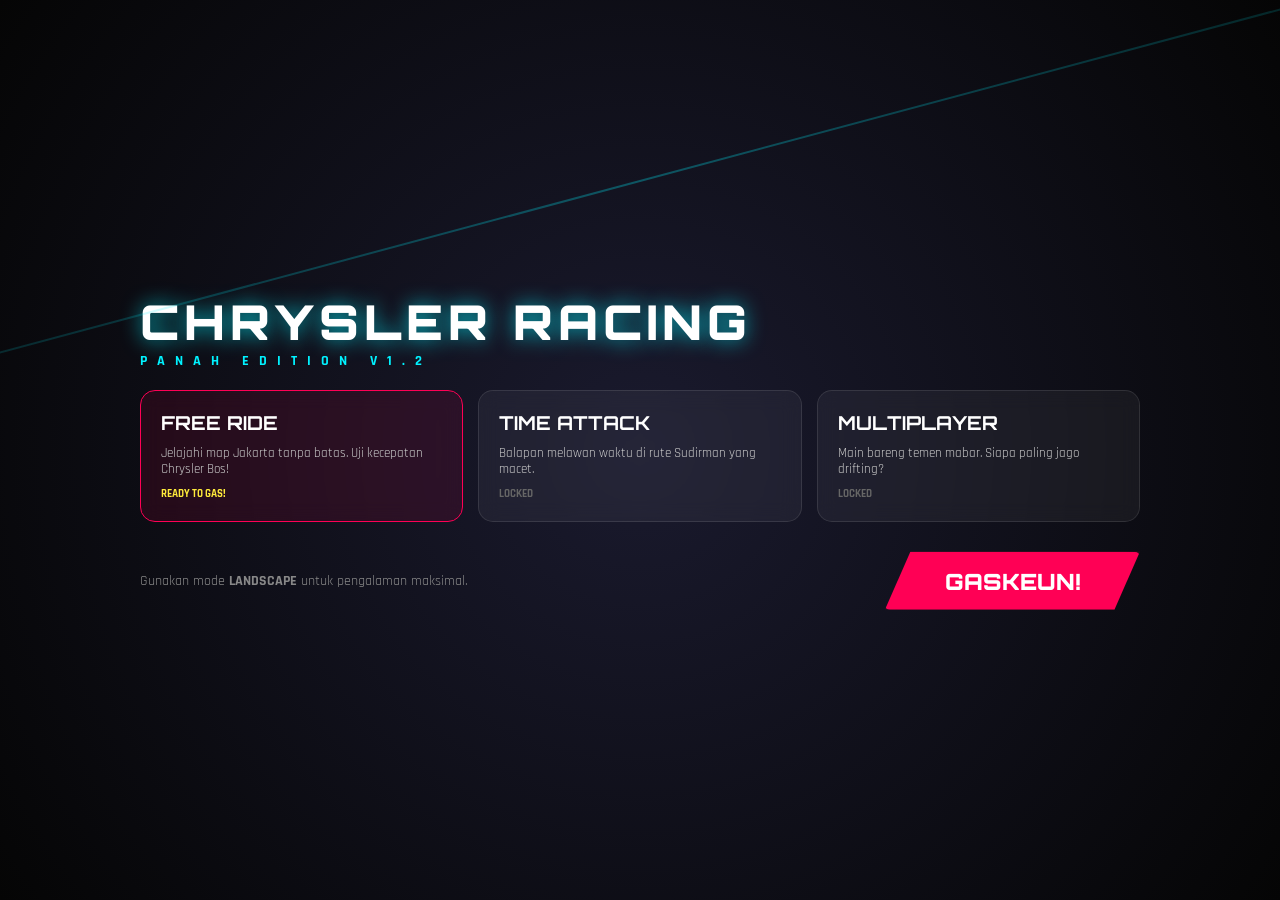
<file: index.html>
<!DOCTYPE html>
<html lang="id">
<head>
    <meta charset="UTF-8">
    <meta name="viewport" content="width=device-width, initial-scale=1.0, user-scalable=no">
    <title>Chrysler Racing - Professional Menu</title>
    <link href="https://fonts.googleapis.com/css2?family=Orbitron:wght@400;900&family=Rajdhani:wght@500;700&display=swap" rel="stylesheet">
    <style>
        * { box-sizing: border-box; }
        body {
            margin: 0; padding: 0;
            background: #050505;
            color: white;
            font-family: 'Rajdhani', sans-serif;
            height: 100vh;
            display: flex; align-items: center; justify-content: center;
            overflow: hidden;
            /* Background Racing Vibes */
            background: radial-gradient(circle at center, #1a1a2e 0%, #050505 100%);
        }

        /* Dekorasi Garis Cahaya di Background */
        body::before {
            content: ""; position: absolute; width: 200%; height: 2px;
            background: linear-gradient(90deg, transparent, #00f2ff, transparent);
            top: 20%; left: -50%; transform: rotate(-15deg); opacity: 0.3;
        }

        .main-wrapper {
            width: 90%; max-width: 1000px;
            display: flex; flex-direction: column; gap: 20px;
            animation: fadeIn 1s ease-out;
        }

        header { text-align: left; }
        h1 {
            font-family: 'Orbitron', sans-serif;
            font-size: 3rem; margin: 0; font-weight: 900;
            letter-spacing: 5px; color: #fff;
            text-shadow: 0 0 20px rgba(0, 242, 255, 0.7);
        }
        .tagline { color: #00f2ff; letter-spacing: 10px; font-weight: bold; font-size: 0.9rem; }

        /* Pilihan Mode Game (Cards) */
        .mode-selection {
            display: flex; gap: 15px; width: 100%;
        }

        .mode-card {
            flex: 1;
            background: rgba(255, 255, 255, 0.05);
            backdrop-filter: blur(10px);
            border: 1px solid rgba(255, 255, 255, 0.1);
            border-radius: 15px; padding: 20px;
            transition: 0.3s; cursor: pointer;
            display: flex; flex-direction: column; justify-content: space-between;
        }

        .mode-card:hover {
            background: rgba(0, 242, 255, 0.1);
            border-color: #00f2ff;
            transform: translateY(-5px);
        }

        .mode-card.active { border-color: #ff0055; background: rgba(255, 0, 85, 0.1); }
        .mode-card h3 { margin: 0; font-family: 'Orbitron', sans-serif; font-size: 1.2rem; }
        .mode-card p { font-size: 0.8rem; color: #ccc; margin: 10px 0; }
        .status { font-size: 0.7rem; font-weight: bold; color: #ffeb3b; text-transform: uppercase; }

        /* Tombol Start */
        .footer-action {
            display: flex; align-items: center; justify-content: space-between;
            margin-top: 10px;
        }

        .btn-play {
            background: #ff0055; color: white;
            text-decoration: none; font-family: 'Orbitron', sans-serif;
            padding: 15px 60px; border-radius: 5px;
            font-weight: 900; font-size: 1.4rem;
            clip-path: polygon(10% 0, 100% 0, 90% 100%, 0% 100%);
            transition: 0.3s; box-shadow: 0 0 20px rgba(255, 0, 85, 0.5);
        }

        .btn-play:hover { transform: scale(1.1) skew(-5deg); background: #ff2e74; }

        /* Animasi */
        @keyframes fadeIn { from { opacity: 0; transform: scale(0.9); } to { opacity: 1; transform: scale(1); } }

        /* Responsif Portrait */
        @media (orientation: portrait) {
            .mode-selection { flex-direction: column; }
            h1 { font-size: 2rem; }
            .footer-action { flex-direction: column; gap: 20px; }
        }
    </style>
</head>
<body>

    <div class="main-wrapper">
        <header>
            <h1>CHRYSLER RACING</h1>
            <div class="tagline">PANAH EDITION V1.2</div>
        </header>

        <div class="mode-selection">
            <div class="mode-card active" onclick="location.href='mobil.html'">
                <div>
                    <h3>FREE RIDE</h3>
                    <p>Jelajahi map Jakarta tanpa batas. Uji kecepatan Chrysler Bos!</p>
                </div>
                <div class="status">READY TO GAS!</div>
            </div>

            <div class="mode-card">
                <div>
                    <h3>TIME ATTACK</h3>
                    <p>Balapan melawan waktu di rute Sudirman yang macet.</p>
                </div>
                <div class="status" style="color: #666;">LOCKED</div>
            </div>

            <div class="mode-card">
                <div>
                    <h3>MULTIPLAYER</h3>
                    <p>Main bareng temen mabar. Siapa paling jago drifting?</p>
                </div>
                <div class="status" style="color: #666;">LOCKED</div>
            </div>
        </div>

        <div class="footer-action">
            <div style="font-size: 0.9rem; color: #888;">
                Gunakan mode <b>LANDSCAPE</b> untuk pengalaman maksimal.
            </div>
            <a href="mobil.html" class="btn-play">GASKEUN!</a>
        </div>
    </div>

</body>
</html>
</file>
